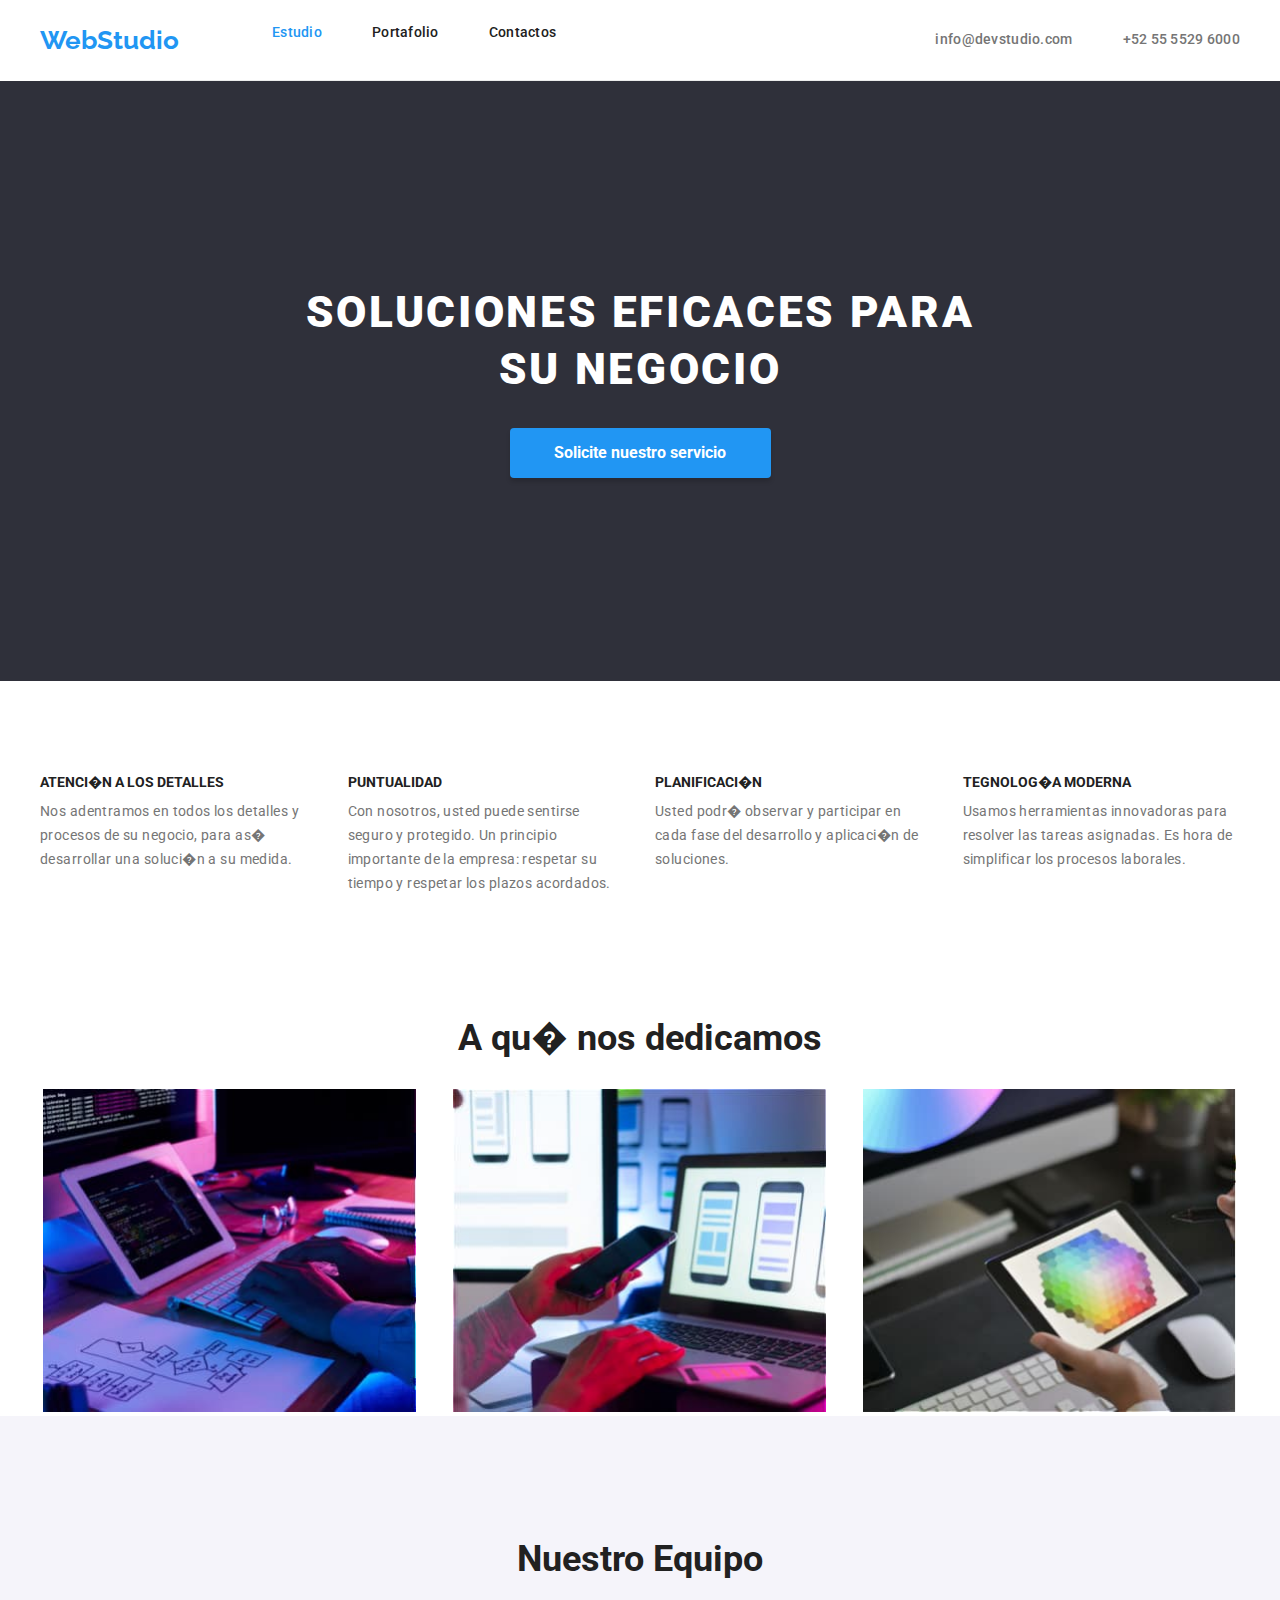
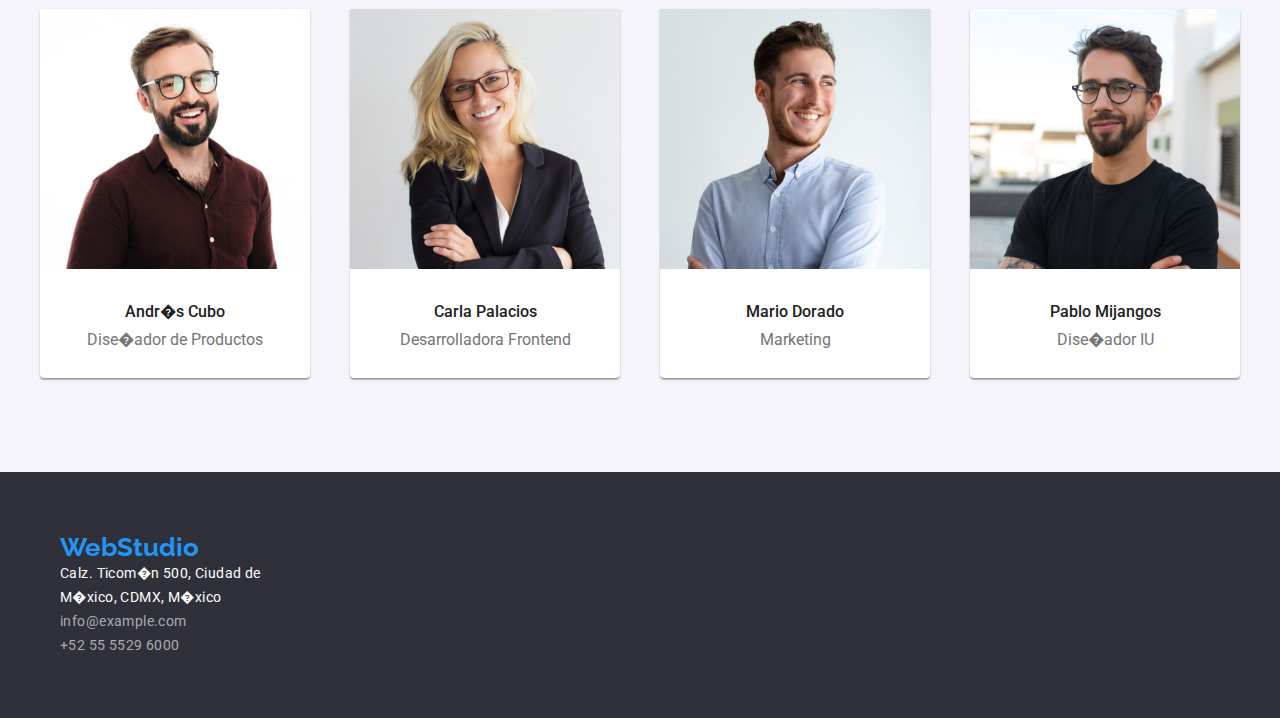
<file: index.html>
<!DOCTYPE html>
<html lang="es">
    <head>
        <meta charset="UTF-8">
        <meta http-equiv="X-UA-Compatible" content="IE=edge">
        <meta name="viewport" content="width=device-width, initial-scale=1.0">
        <link rel="preconnect" href="https://fonts.googleapis.com">
        <link rel="preconnect" href="https://fonts.gstatic.com" crossorigin>
        <link href="https://fonts.googleapis.com/css2?family=Raleway:wght@700&family=Roboto:wght@400;500;700;900&display=swap" rel="stylesheet">
        <link rel="stylesheet" href="https://cdnjs.cloudflare.com/ajax/libs/modern-normalize/2.0.0/modern-normalize.min.css" integrity="sha512-4xo8blKMVCiXpTaLzQSLSw3KFOVPWhm/TRtuPVc4WG6kUgjH6J03IBuG7JZPkcWMxJ5huwaBpOpnwYElP/m6wg==" crossorigin="anonymous" referrerpolicy="no-referrer" />
        <link rel="stylesheet" href="css/styles.css">
        <title>Studio</title>
        
    </head>
    <body>
        <header>
            <div class="container page-header">
                <div class="header-right">  
                    <a href="" class="logo">WebStudio</a>
                    <nav>
                        <ul class="label-color menu-link">     
                            <li class="link-list"><a class="link active" href="#">Estudio</a></li>     
                            <li class="link-list"><a class="link" href="portfolio.html">Portafolio</a></li>     
                            <li class="link-list"><a class="link" href="#">Contactos</a></li>       
                        </ul> 
                    </nav>
                </div> 
                <ul class="contact-header">
                    <li class="link-list"><a href="mailto:info@devstudio.com" class="menu-link link text-color">info@devstudio.com</a></li>
                    <li class="link-list"><a href="#" class="menu-link link text-color">+52 55 5529 6000</a></li>
                </ul>
            </div>
        </header>
        <main>
            <section>
                <div class="container content-banner">
                    <h1 class="text-banner">SOLUCIONES EFICACES PARA <br/> SU NEGOCIO</h1>
                    <button class="btn-blue btn-large" type="button">Solicite nuestro servicio</button>
                </div>
            </section>
            <section class="qualities-section section">
                <div class="container">
                    <ul class="qualities">
                        <li class="qualities-list">
                            <h6 class="text-label label-color text-qualities">ATENCI�N A LOS DETALLES</h6>
                            <p class="text">Nos adentramos en todos los detalles y procesos de su negocio, para as� desarrollar una soluci�n a su medida.</p>
                        </li>
                        <li class="qualities-list">
                            <h6 class="text-label label-color text-qualities">PUNTUALIDAD</h6>
                            <p class="text">Con nosotros, usted puede sentirse seguro y protegido. Un principio importante de la empresa: respetar su tiempo y respetar los plazos acordados.</p>
                        </li>
                        <li class="qualities-list">
                            <h6 class="text-label label-color text-qualities">PLANIFICACI�N</h6>
                            <p class="text">Usted podr� observar y participar en cada fase del desarrollo y aplicaci�n de soluciones.</p>
                        </li>
                        <li class="qualities-list">
                            <h6 class="text-label label-color text-qualities">TEGNOLOG�A MODERNA</h6>
                            <p class="text">Usamos herramientas innovadoras para resolver las tareas asignadas. Es hora de simplificar los procesos laborales.</p>
                        </li>
                    </ul>    
                </div>
            </section>
            <section class="activities-section section">
                <div class="container">  
                    <h2 class="label-color subtitle">A qu� nos dedicamos</h2>
                    <ul class="activities-list">
                        <li class="activities-item">
                            <img src="images/imgDev.jpg" alt="Picture of a programer" width="373" height="323">
                        </li>
                        <li class="activities-item">
                            <img src="images/imgApp.jpg" alt="Picture of dev apps" width="373" height="323">
                        </li>
                        <li class="activities-item">
                            <img src="images/imgDesing.jpg" alt="Picture of a desing" width="373" height="323">
                        </li>
                    </ul>
                </div>
            </section>
            <section class="team-section section">
                <div class="container">
                    <h2 class="label-color subtitle">Nuestro Equipo</h2>
                    <ul class="team-list">
                        <li class="card-team">
                            <img src="images/fotoAndres.jpg" alt="Picture of a programer" class="img-team" width="270" height="260">
                            <h3 class="label-color text-card weight-card">Andr�s Cubo</h3>
                            <p class="text-card margin-text-card">Dise�ador de Productos</p>
                        </li>
                        <li class="card-team">
                            <img src="images/fotoCarla.jpg" alt="Picture of a programer" class="img-team" width="270" height="260">
                            <h3 class="label-color text-card weight-card">Carla Palacios</h3>
                            <p class="text-card margin-text-card">Desarrolladora Frontend</p>
                        </li>
                        <li class="card-team">
                            <img src="images/fotoMario.jpg" alt="Picture of a programer" class="img-team" width="270" height="260">
                            <h3 class="label-color text-card weight-card">Mario Dorado</h3>
                            <p class="text-card margin-text-card">Marketing</p>
                        </li>
                        <li class="card-team">
                            <img src="images/fotoPablo.jpg" alt="Picture of a programer" class="img-team" width="270" height="260">
                            <h3 class="label-color text-card weight-card">Pablo Mijangos</h3>
                            <p class="text-card margin-text-card">Dise�ador IU</p>
                        </li>
                    </ul>
                </div>
            </section>
        </main>
        <footer class="footer-page">
            <div class="container">   
                <a href="" class="logo">WebStudio</a>
                <address>
                    <ul>
                        <li>
                            <p class="text text-white">Calz. Ticom�n 500, Ciudad de<br/> M�xico, CDMX, M�xico</p>
                        </li>
                        <li>
                            <a class="link text text-foot" href="mailto:info@example.com">info@example.com</a>
                        </li>
                        <li>
                            <a class="link text text-foot" href="tel:+52 55 5529 6000">+52 55 5529 6000</a>
                        </li>
                    </ul>
                </address>
            </div>
        </footer>
    </body>
</html>
</file>
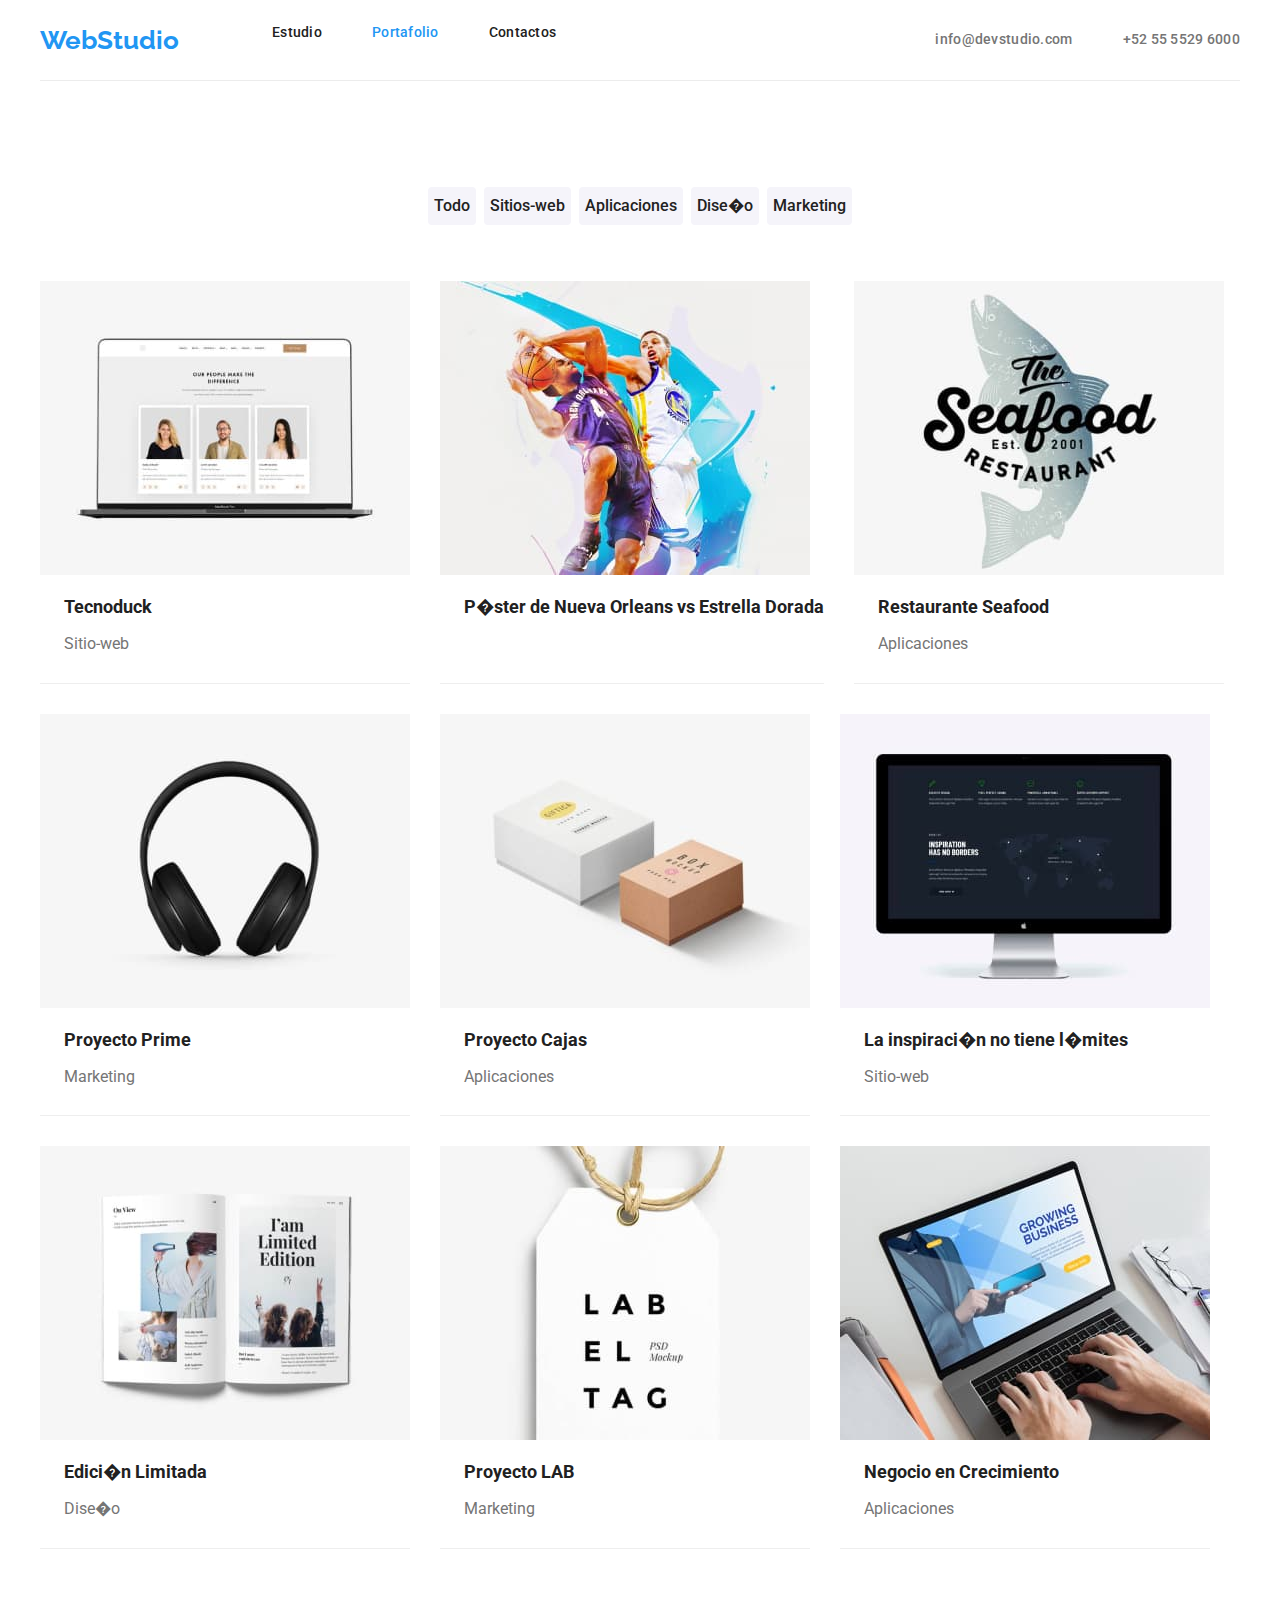
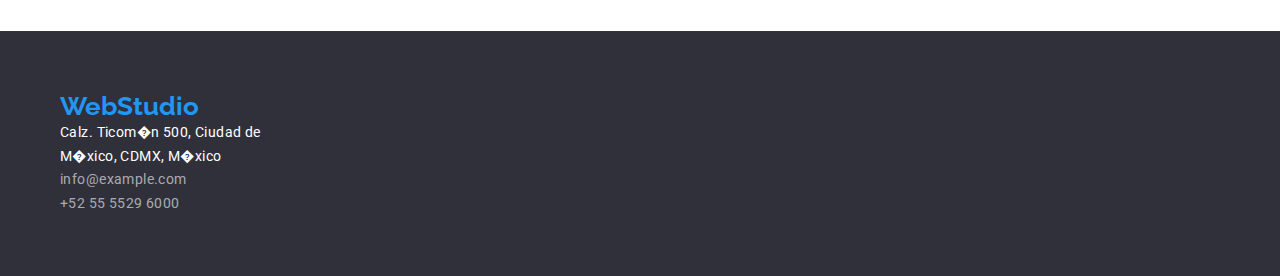
<file: portfolio.html>
<!DOCTYPE html>
<html lang="es">
    <head>
        <meta charset="UTF-8">
        <meta http-equiv="X-UA-Compatible" content="IE=edge">
        <meta name="viewport" content="width=device-width, initial-scale=1.0">
        <link rel="preconnect" href="https://fonts.googleapis.com">
        <link rel="preconnect" href="https://fonts.gstatic.com" crossorigin>
        <link href="https://fonts.googleapis.com/css2?family=Raleway:wght@700&family=Roboto:wght@400;500;700;900&display=swap" rel="stylesheet">
        <link rel="stylesheet" href="https://cdnjs.cloudflare.com/ajax/libs/modern-normalize/2.0.0/modern-normalize.min.css" integrity="sha512-4xo8blKMVCiXpTaLzQSLSw3KFOVPWhm/TRtuPVc4WG6kUgjH6J03IBuG7JZPkcWMxJ5huwaBpOpnwYElP/m6wg==" crossorigin="anonymous" referrerpolicy="no-referrer" />
        <link rel="stylesheet" href="css/styles.css">
        <title>Portafolio</title>
        
    </head>
    <body>
        <header>
            <div class="container page-header">
                <div class="header-right">  
                    <a href="" class="logo">WebStudio</a>
                    <nav>
                        <ul class="label-color menu-link">     
                            <li class="link-list"><a class="link" href="index.html">Estudio</a></li>     
                            <li class="link-list"><a class="link active" href="portfolio.html">Portafolio</a></li>     
                            <li class="link-list"><a class="link" href="#">Contactos</a></li>       
                        </ul> 
                    </nav>
                </div> 
                <ul class="contact-header">
                    <li class="link-list"><a href="mailto:info@devstudio.com" class="menu-link link text-color">info@devstudio.com</a></li>
                    <li class="link-list"><a href="#" class="menu-link link text-color">+52 55 5529 6000</a></li>
                </ul>
            </div>
        </header>
        <main>
            <section>
                <div class="container">
                    <ul class="global-link filter-link">     
                        <li class="filter-item"><button type="button" class="btn-filter">Todo</button></li>     
                        <li class="filter-item"><button href="#" type="button" class="btn-filter">Sitios-web</button></li>     
                        <li class="filter-item"><button href="#" type="button" class="btn-filter">Aplicaciones</button></li>
                        <li class="filter-item"><button href="#" type="button" class="btn-filter">Dise�o</button></li>     
                        <li class="filter-item"><button href="#" type="button" class="btn-filter">Marketing</button></li>       
                    </ul>
                    <ul class="products-list">
                        <li class="box-products">
                            <img src="images/tecnoduck.jpg" alt="Picture of a programer" width="370" height="294">
                            <p class="label-color tittle-card margin-box">Tecnoduck</p>
                            <p class="text-card margin-box">Sitio-web</p>
                        </li>
                        <li class="box-products">
                            <img src="images/poster.jpg" alt="Picture of a programer" width="370" height="294">
                            <p class="label-color tittle-card margin-box">P�ster de Nueva Orleans vs Estrella Dorada</p>
                        </li>
                        <li class="box-products">
                            <img src="images/seafood.jpg" alt="Picture of a programer" width="370" height="294">
                            <p class="label-color tittle-card margin-box">Restaurante Seafood</p>
                            <p class="text-card margin-box">Aplicaciones</p>
                        </li>
                        <li class="box-products">
                            <img src="images/audifonos.jpg" alt="Picture of a programer" width="370" height="294">
                            <p class="label-color tittle-card margin-box">Proyecto Prime</p>
                            <p class="text-card margin-box">Marketing</p>
                        </li>
                        <li class="box-products">
                            <img src="images/cajas.jpg" alt="Picture of a programer" width="370" height="294">
                            <p class="label-color tittle-card margin-box">Proyecto Cajas</p>
                            <p class="text-card margin-box">Aplicaciones</p>
                        </li>
                        <li class="box-products">
                            <img src="images/monitor.jpg" alt="Picture of a programer" width="370" height="294">
                            <p class="label-color tittle-card margin-box">La inspiraci�n no tiene l�mites</p>
                            <p class="text-card margin-box">Sitio-web</p>
                        </li>
                        <li class="box-products">
                            <img src="images/libro.jpg" alt="Picture of a programer" width="370" height="294">
                            <p class="label-color tittle-card margin-box">Edici�n Limitada</p>
                            <p class="text-card margin-box">Dise�o</p>
                        </li>
                        <li class="box-products">
                            <img src="images/etiqueta.jpg" alt="Picture of a programer" width="370" height="294">
                            <p class="label-color tittle-card margin-box">Proyecto LAB</p>
                            <p class="text-card margin-box">Marketing</p>
                        </li>
                        <li class="box-products">
                            <img src="images/laptop.jpg" alt="Picture of a programer" width="370" height="294">
                            <p class="label-color tittle-card margin-box">Negocio en Crecimiento</p>
                            <p class="text-card margin-box">Aplicaciones</p>
                        </li>
                    </ul>
                </div>
            </section>
        </main>
        <footer class="footer-page">
            <div class="container">   
                <a href="" class="logo">WebStudio</a>
                <address>
                    <ul>
                        <li>
                            <p class="text text-white">Calz. Ticom�n 500, Ciudad de<br/> M�xico, CDMX, M�xico</p>
                        </li>
                        <li>
                            <a class="link text text-foot" href="mailto:info@example.com">info@example.com</a>
                        </li>
                        <li>
                            <a class="link text text-foot" href="tel:+52 55 5529 6000">+52 55 5529 6000</a>
                        </li>
                    </ul>
                </address>
            </div>
        </footer>
    </body>
</html>
</file>
<file: css/styles.css>
:root {
    --color-blue: #2196F3;
    --background-brand: #2F303A;
    --background-team: #F5F4FA;
    --text-color: #757575;
    --label-color: #212121;
    --logo-font: 'Raleway';
    --brand-font: 'Roboto';
}
body{
    font-family: var(--brand-font), sans-serif;
    color: var(--text-color);
    margin: 0;
}
a {
    text-decoration: none;
    font-family: inherit;
}
ul {
    list-style: none;
}
p, ul,  h1, h3, h6{
    margin: 0;
    padding: 0;
}
button{
    outline: none;
    border: none;
}
.container{
    width: 1200px;
    margin: 0 auto;
}
.filter-link{
    display: flex;
    justify-content: center;
    margin-top: 106px;
    margin-bottom: 56px;
}
.filter-item{
    margin-right: 8px;
}
.filter-item:last-child{
    margin-right: 0;
}
.page-header{
    height: 80px;
    display: flex;
    align-items: center;
    justify-content: space-between;
    border-bottom: 1px solid #ECECEC;
}
.contact-header{
    display: flex;
}
.menu {
    display: flex;
}
.link{
    color: var(--label-color);
}
.link.active{
    color: var(--color-blue); 
}
.link:hover {
    color: var(--color-blue);
}
.menu-link{
    font-size: 14px;
    line-height: 1.1;
    letter-spacing: 0.02em;
    font-weight: 500;
    display: flex;
}
.link-list{
    margin-right: 50px;
}
.link-list:last-child{
    margin-right: 0;
}

.label-color{
    color: var(--label-color);
}
.text-color{
    color: var(--text-color);
}
.text-label{
    font-weight: 700;
    font-size: 14px;
    line-height: 1.1;
}
.text-qualities{
    margin-bottom: 10px;
}
.text{
    font-size: 14px;
    line-height: 1.7;
    letter-spacing: 0.03em;
}
.text-card{
    font-size: 16px;
    line-height: 1.1;
}
.tittle-card{
    font-size: 18px;
    line-height: 2;
    font-weight: 700;
}
.margin-box{
    margin: 10px 0 10px 24px;
}
.weight-card{
    font-weight: 500;
}
.text-white {
    color: white;
}
.text-foot {
    color: rgba(255, 255, 255, 0.6);
}
.subtitle{
    font-weight: 700;
    font-size: 36px;
    line-height: 1.1;
}
.logo{
    font-family: var(--logo-font);
    font-weight: 700;
    font-size: 26px;
    color: var(--color-blue);
    margin-right: 93px;
}
.header-right{
    display: flex;
}
.section{
    padding: 94px 0;
}
.text-banner{
    font-weight: 900;
    font-size: 44px;
    line-height: 1.3;
    letter-spacing: 0.06em;
    text-transform: uppercase;
    color: white;
    text-align: center;
}
.content-banner{
    width: 100%;
    background: var(--background-brand);
    height: 600px;
    display: flex;
    flex-direction: column;
    justify-content: center;
    align-items: center;
}
.qualities-section{
    display: flex;
    align-content: flex-start;
    justify-content: space-between;
}
.qualities{
    display: flex;
    gap: 30px;
}
.qualities-list{
    flex-basis: calc((100% - 90px) / 4);
}
.activities-section{
    text-align: center;
    padding: 0;
}
.activities-list{
    display: flex;
    gap: 30px;
}
.activities-item{
    flex-basis: calc((100% - 60px) / 3);
}
.team-section {
    text-align: center;
    background-color: var(--background-team);
}
.team-list{
    display: flex;
    align-content: flex-start;
    justify-content: space-between;
    gap:37px;
}
.img-team{
    margin-bottom: 30px;
}
.margin-text-card{
    margin-top: 10px;
}
.card-team {
    width: 270px;
    background-color: white;
    box-shadow: 0px 2px 1px 0px rgba(0, 0, 0, 0.20), 0px 1px 1px 0px rgba(0, 0, 0, 0.14), 0px 1px 3px 0px rgba(0, 0, 0, 0.12);
    padding-bottom: 30px;
    border-radius: 0px 0px 4px 4px;
}
.footer-page {
    background-color: var(--background-brand);
    padding: 60px;
}
address {
    font-style: normal;
}
.filter-button{
    font-size: 16px;
    line-height: 1.6;
    letter-spacing: 0.03em;
    text-align: center;
}
.btn-blue{
    background-color: var(--color-blue);
    border-radius: 4px;
    color: white;
    font-size: 16px;
    cursor: pointer;
    font-family: inherit;
}
.btn-blue:hover {
    background-color: #188CE8;
}
.btn-large{
    width: 261px;
    height: 50px;
    box-shadow: 0px 4px 4px rgba(0, 0, 0, 0.15);
    font-weight: 700;
    line-height: 1.8;
    margin-top: 30px;
}
.btn-filter{
    border-radius: 4px;
    background: var(--background-team);
    height: 38px;
    color: var(--label-color);
    text-align: center;
    font-size: 16px;
    font-family: var(--brand-font);
    font-weight: 500;
    line-height: 1.6;
}
.btn-filter:hover {
    background: var(--color-blue);
    color: white;
    cursor: pointer;
}
.products-list{
    display: flex;
    flex-wrap: wrap;
    gap: 30px;
}
.box-products{
    left: calc(50% - 370px/2 - 400px);
    top: calc(50% - 404px/2 - 30px);
    /*flex-basis: calc((100% - 60px) / 3);*/
    background: #FFFFFF;
    border-bottom: 1px solid #EEEEEE;
    padding-bottom: 20px;
}
.box-products:nth-child(n + 7){
    margin-bottom: 82px;
}
.box-products:hover{
    border-bottom: 1px solid #EEEEEE;
    box-shadow: 0px 1px 1px rgba(0, 0, 0, 0.12), 0px 4px 4px rgba(0, 0, 0, 0.06), 1px 4px 6px rgba(0, 0, 0, 0.16);
    cursor: pointer;
}
</file>
